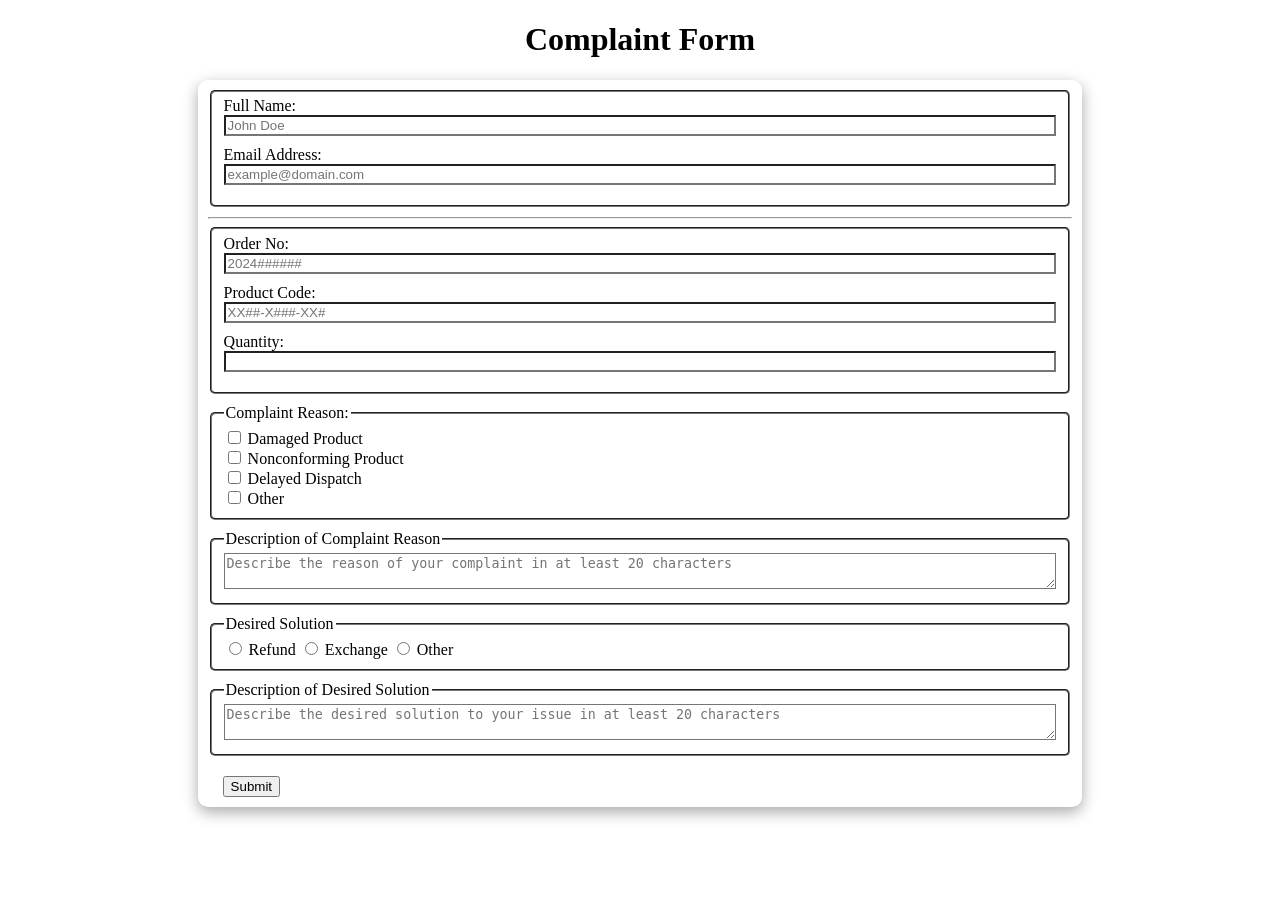
<file: freecodecamp/customer-complaint-form/index.html>
<!DOCTYPE html>
<html lang="en">

<head>
    <title>Customer Complaint Form</title>
    <meta charset="utf-8">
    <meta name="viewport" content="width=device-width, initial-scale=1.0">
    <link rel="stylesheet" href="styles.css">
</head>

<body>
    <h1>Complaint Form</h1>
    <form id="form">
        <fieldset id="personal-info">
            <div>
                <label for="full-name">Full Name:</label>
                <input type="text" id="full-name" name="full-name" placeholder="John Doe">
            </div>

            <div>
                <label for="email">Email Address:</label>
                <input type="email" id="email" name="email" placeholder="example@domain.com">
            </div>
        </fieldset>
        <hr>
        <fieldset id="product-info">
            <div>
                <label for="order-no">Order No:</label>
                <input type="text" id="order-no" name="order-no" placeholder="2024######">
            </div>
            <div>
                <label for="product-code">Product Code:</label>
                <input type="text" id="product-code" name="product-code" placeholder="XX##-X###-XX#">
            </div>
            <div>
                <label for="quantity">Quantity:</label>
                <input type="number" id="quantity" name="quantity" min="1">
            </div>
        </fieldset>

        <fieldset id="complaints-group">
            <legend>Complaint Reason:</legend>
            <div>
                <input type="checkbox" id="damaged-product" name="complaint" value="damaged-product">
                <label for="damaged-product">Damaged Product</label>
            </div>

            <div>
                <input type="checkbox" id="nonconforming-product" name="complaint" value="nonconforming-product">
                <label for="nonconforming-product">Nonconforming Product</label>
            </div>

            <div>
                <input type="checkbox" id="delayed-dispatch" name="complaint" value="delayed-dispatch">
                <label for="delayed-dispatch">Delayed Dispatch</label>
            </div>

            <div>
                <input type="checkbox" id="other-complaint" name="complaint" value="other">
                <label for="other-complaint">Other</label>
            </div>
        </fieldset>

        <fieldset id="complaint-description-container">
            <legend>Description of Complaint Reason</legend>
            <textarea placeholder="Describe the reason of your complaint in at least 20 characters"
                name="complaint-textarea" id="complaint-description"></textarea>
        </fieldset>

        <fieldset id="solutions-group">
            <legend>Desired Solution</legend>
            <input type="radio" name="solutions" id="refund" value="refund">
            <label for="refund">Refund</label>

            <input type="radio" name="solutions" id="exchange" value="exchange">
            <label for="exchange">Exchange</label>

            <input type="radio" name="solutions" id="other-solution" value="other">
            <label for="other-solution">Other</label>
        </fieldset>

        <fieldset id="solution-description-container">
            <legend>Description of Desired Solution</legend>
            <textarea placeholder="Describe the desired solution to your issue in at least 20 characters"
                name="solution-textarea" id="solution-description"></textarea>
        </fieldset>
        <div id="btn-container">
            <button type="submit" id="submit-btn">Submit</button>
            <span id="message-box" aria-live="polite"></span>
        </div>

    </form>

    <script src="script.js"></script>
</body>

</html>
</file>
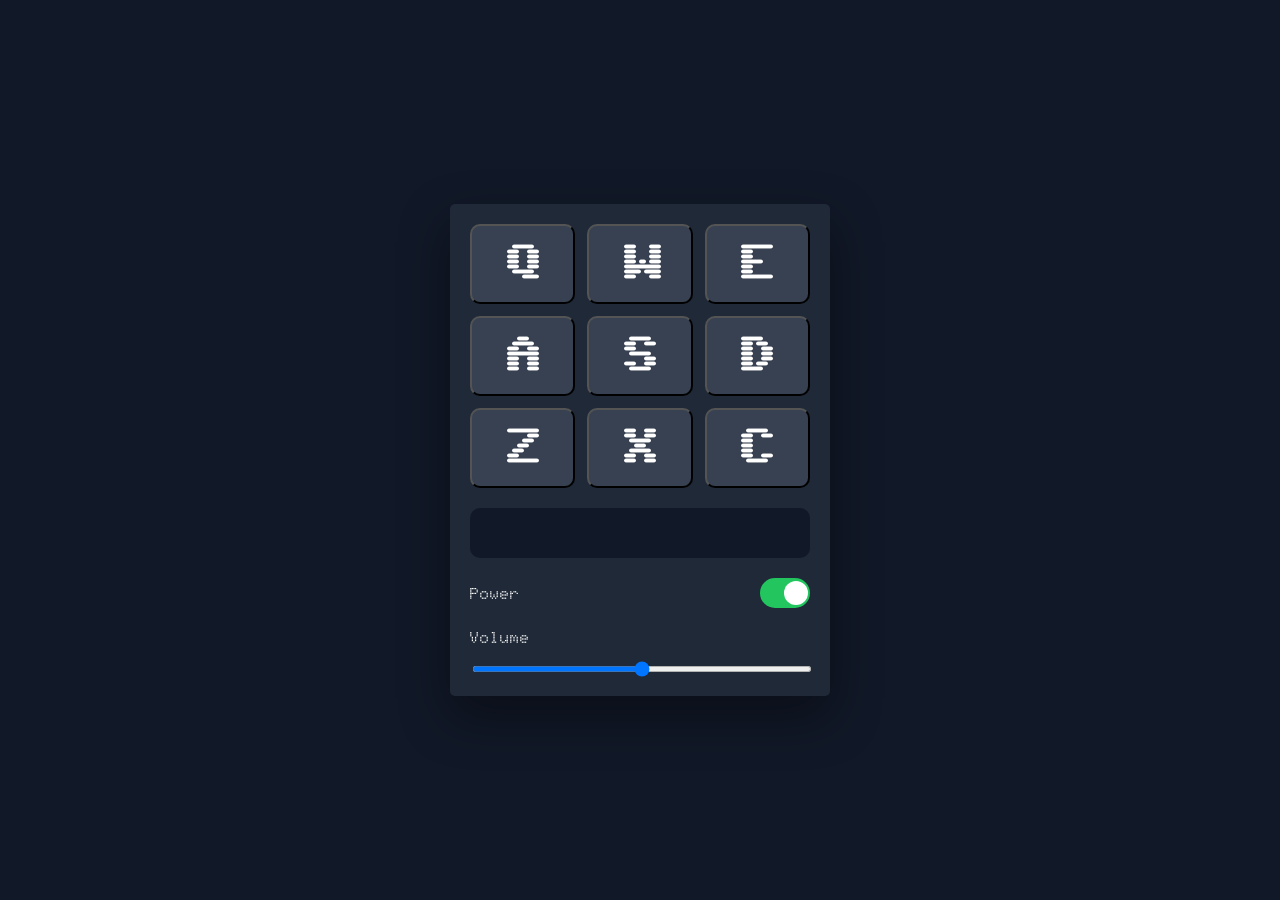
<file: freecodecamp/drum-machine-(certification-project)/index.html>
<!doctype html>
<html lang="en">
  <head>
    <meta charset="utf-8" />
    <title>Drum Machine</title>
    <link rel="stylesheet" href="styles.css">
  </head>
  <body>
    <div id="drum-machine">
      <div id="pad-bank">
        <button class="drum-pad" id="heater-1" type="button">
          Q
          <audio class="clip" id="Q" src="https://cdn.freecodecamp.org/curriculum/drum/Heater-1.mp3"></audio>
        </button>
        <button class="drum-pad" id="heater-2" type="button">
          W
          <audio class="clip" id="W" src="https://cdn.freecodecamp.org/curriculum/drum/Heater-2.mp3"></audio>
        </button>
        <button class="drum-pad" id="heater-3" type="button">
          E
          <audio class="clip" id="E" src="https://cdn.freecodecamp.org/curriculum/drum/Heater-3.mp3"></audio>
        </button>
        <button class="drum-pad" id="heater-4" type="button">
          A
          <audio class="clip" id="A" src="https://cdn.freecodecamp.org/curriculum/drum/Heater-4_1.mp3"></audio>
        </button>
        <button class="drum-pad" id="clap" type="button">
          S
          <audio class="clip" id="S" src="https://cdn.freecodecamp.org/curriculum/drum/Heater-6.mp3"></audio>
        </button>
        <button class="drum-pad" id="open-hh" type="button">
          D
          <audio class="clip" id="D" src="https://cdn.freecodecamp.org/curriculum/drum/Dsc_Oh.mp3"></audio>
        </button>
        <button class="drum-pad" id="kick-n-hat" type="button">
          Z
          <audio class="clip" id="Z" src="https://cdn.freecodecamp.org/curriculum/drum/Kick_n_Hat.mp3"></audio>
        </button>
        <button class="drum-pad" id="kick" type="button">
          X
          <audio class="clip" id="X" src="https://cdn.freecodecamp.org/curriculum/drum/RP4_KICK_1.mp3"></audio>
        </button>
        <button class="drum-pad" id="closed-hh" type="button">
          C
          <audio class="clip" id="C" src="https://cdn.freecodecamp.org/curriculum/drum/Cev_H2.mp3"></audio>
        </button>
      </div>
      <p id="display"></p>
      <div class="power">
        <span>Power</span>
        <label class="switch">
          <input type="checkbox" id="power" checked>
          <span class="slider"><span>
        </label>
      </div>
      <div class="volume-control">
        <span>Volume</span>
        <label for="volume">
          <input id="volume" type="range" min="0" max="100" value="50">
        </label>
      </div>
    </div>
    <script src="script.js"></script>
  </body>
</html>
</file>
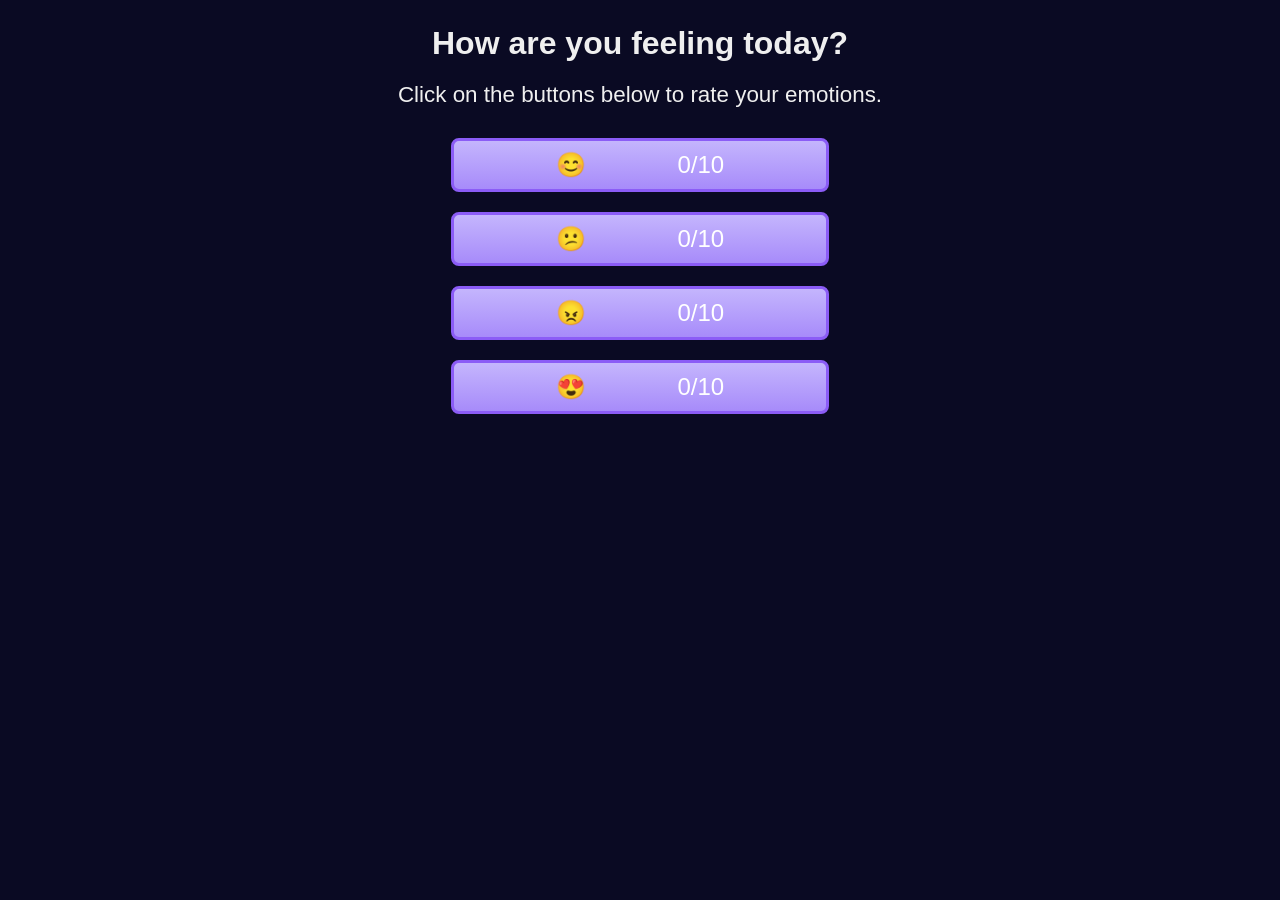
<file: freecodecamp/emoji-reactor/index.html>
<!DOCTYPE html>
<html lang="en">

<head>
  <meta charset="UTF-8" />
  <meta name="viewport" content="width=device-width, initial-scale=1.0" />
  <title>Emoji Reactor</title>
  <link rel="stylesheet" href="./styles.css" />
</head>
<body>
  <main>
    <h1 class="title">How are you feeling today?</h1>
    <p class="description">
      Click on the buttons below to rate your emotions.
    </p>
    <div class="btn-container">
      <button id="happy-btn" class="emoji-btn" aria-label="Happy face emoji">
        <span role="img" aria-hidden="true">😊</span>
        <span class="count">0/10</span>
      </button>
      <button
        id="confused-btn"
        class="emoji-btn"
        aria-label="Confused face emoji"
      >
        <span role="img" aria-hidden="true">😕</span>
        <span class="count">0/10</span>
      </button>
      <button id="sad-btn" class="emoji-btn" aria-label="Angry face emoji">
        <span role="img" aria-hidden="true">😠</span>
        <span class="count">0/10</span>
      </button>
      <button
        id="loving-btn"
        class="emoji-btn"
        aria-label="Loving face emoji"
      >
        <span role="img" aria-hidden="true">😍</span>
        <span class="count">0/10</span>
      </button>
    </div>
  </main>
  <script src="./script.js"></script>
</body>
</html>
</file>
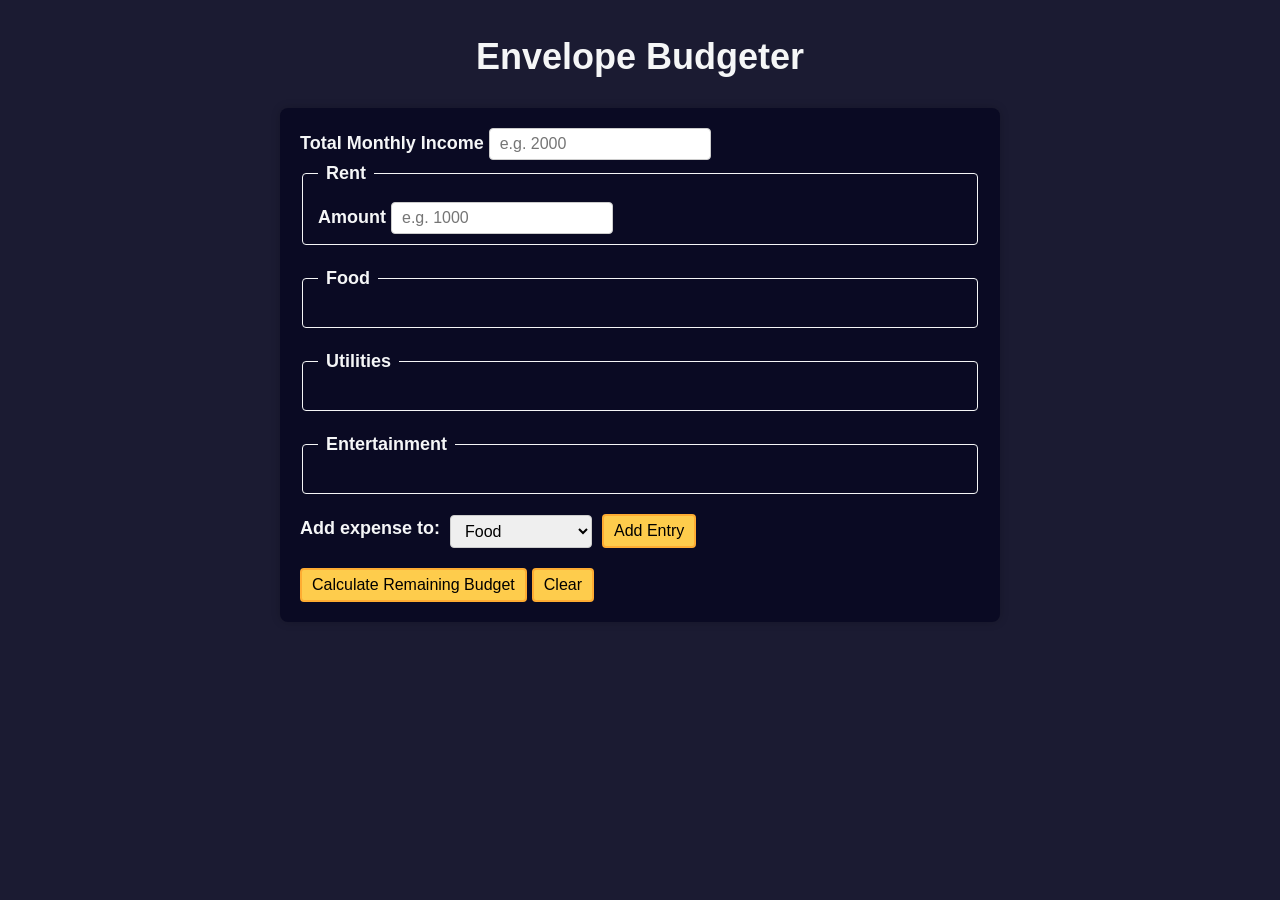
<file: freecodecamp/envelope-budget-app-(workshop)/index.html>
<!DOCTYPE html>
<html lang="en">
  <head>
    <meta charset="utf-8" />
    <meta name="viewport" content="width=device-width, initial-scale=1.0" />
    <link rel="stylesheet" href="styles.css" />
    <title>Envelope Budgeter</title>
  </head>

  <body>
    <main>
      <h1>Envelope Budgeter</h1>
      <div class="container">
        <form id="budget-form">
          <label for="income">Total Monthly Income</label>
          <input 
            type="number" 
            min="0" 
            id="income" 
            placeholder="e.g. 2000" 
            required 
          />

          <fieldset id="rent">
            <legend>Rent</legend>
            <label for="rent-amount">Amount</label>
            <input type="number" min="0" id="rent-amount" placeholder="e.g. 1000" />
          </fieldset>

          <fieldset id="food">
            <legend>Food</legend>
            <div class="input-container"></div>
          </fieldset>

          <fieldset id="utilities">
            <legend>Utilities</legend>
            <div class="input-container"></div>
          </fieldset>

          <fieldset id="entertainment">
            <legend>Entertainment</legend>
            <div class="input-container"></div>
          </fieldset>

          <div class="controls">
            <span>
              <label for="entry-dropdown">Add expense to:</label>
              <select id="entry-dropdown" name="options">
                <option value="food" selected>Food</option>
                <option value="utilities">Utilities</option>
                <option value="entertainment">Entertainment</option>
              </select>
              <button type="button" id="add-entry">Add Entry</button>
            </span>
          </div>

          <div>
            <button type="submit">
              Calculate Remaining Budget
            </button>
            <button type="button" id="clear">Clear</button>
          </div>
        </form>

        <div id="output" class="output hide"></div>
      </div>
    </main>
    <script src="./script.js"></script>
  </body>
</html>
</file>
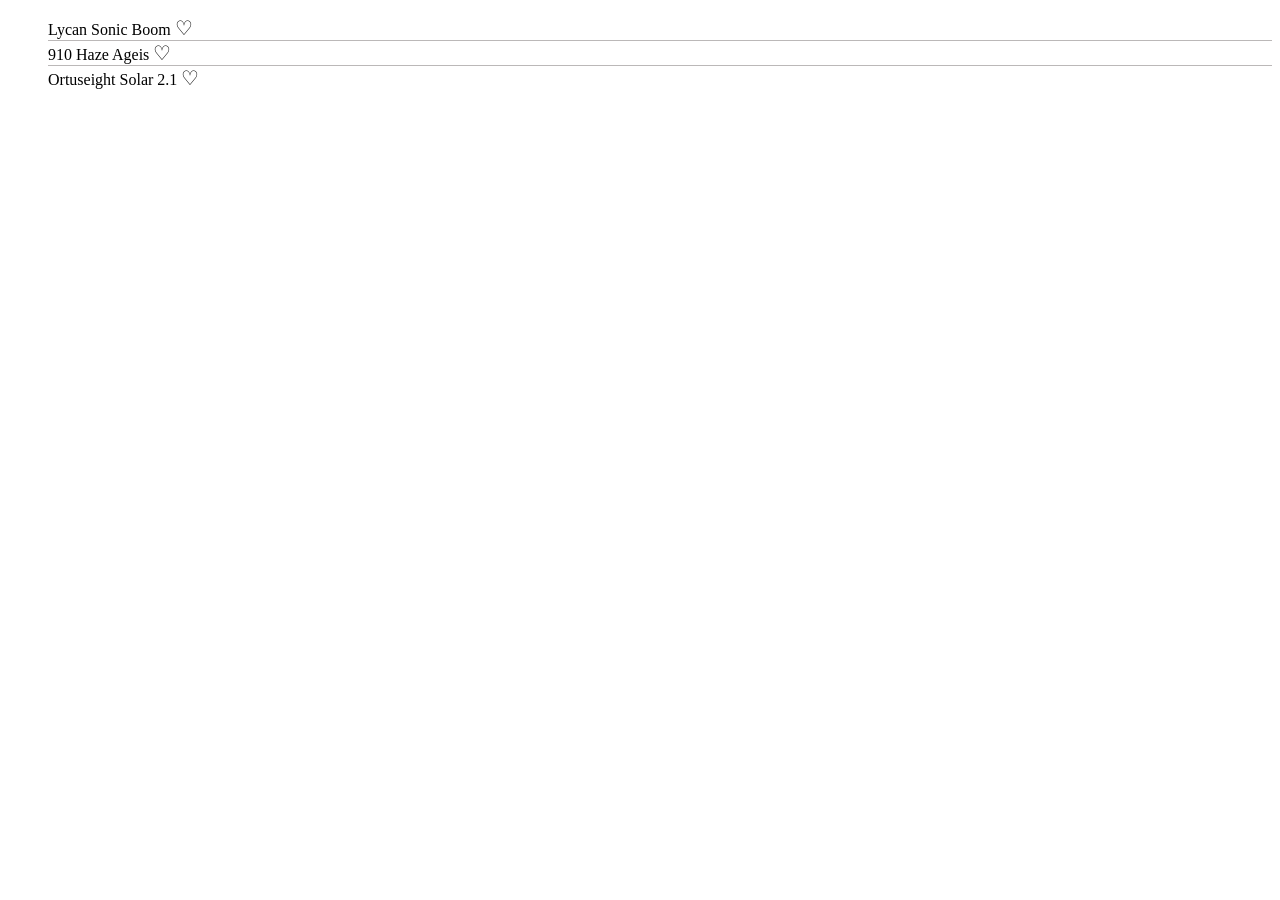
<file: freecodecamp/favorite-icon-toggler/index.html>
<!DOCTYPE html>
<html lang="en">
  <head>
    <meta charset="utf-8" />
    <title>Favorite Icon Toggler</title>
    <link rel="stylesheet" href="styles.css" />
  </head>

  <body>
    <ul class="item-list">
      <li>
        Lycan Sonic Boom
        <button class="favorite-icon">&#9825</button>
      </li>
      <li>
        910 Haze Ageis
        <button class="favorite-icon">&#9825</button>
      </li>
      <li>
        Ortuseight Solar 2.1
        <button class="favorite-icon">&#9825</button>
      </li>
    </ul>
    <script src="script.js"></script>
  </body>
</html>
</file>
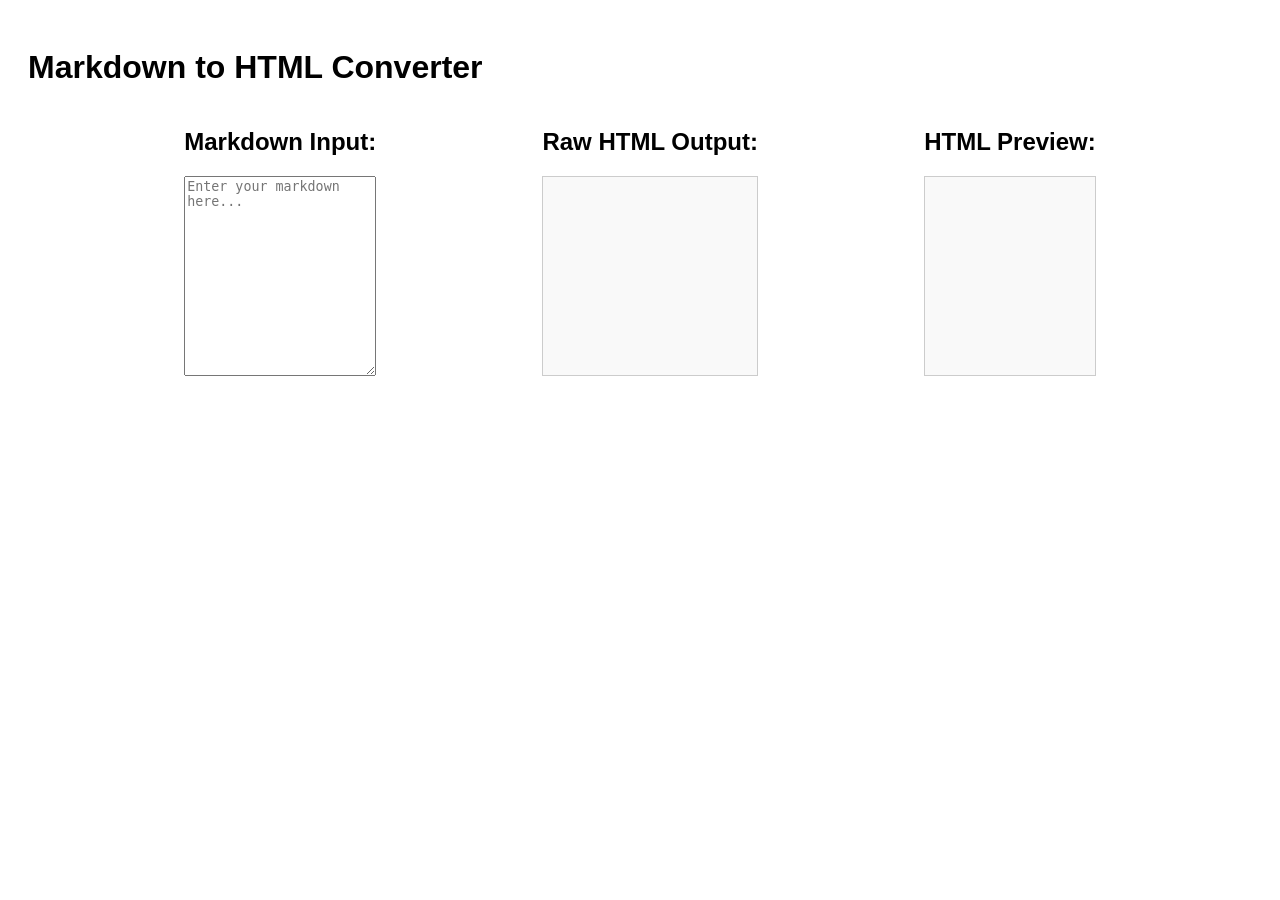
<file: freecodecamp/markdown-to-html-converter-(certification-project)/index.html>
<!DOCTYPE html>
<html lang="en">

<head>
    <meta charset="UTF-8">
    <meta name="viewport" content="width=device-width, initial-scale=1.0">
    <title>Markdown to HTML Converter</title>
    <link rel="stylesheet" href="styles.css">
</head>

<body>
    <h1>Markdown to HTML Converter</h1>
    <div id="container">
        <div class="container">
            <h2>Markdown Input:</h2>
            <textarea id="markdown-input" placeholder="Enter your markdown here..."></textarea>
        </div>
        <div class="container">
            <h2>Raw HTML Output:</h2>
            <div id="html-output"></div>
        </div>
        <div class="container">
            <h2>HTML Preview:</h2>
            <div id="preview"></div>
        </div>
    </div>
    <script src="script.js"></script>
</body>

</html>
</file>
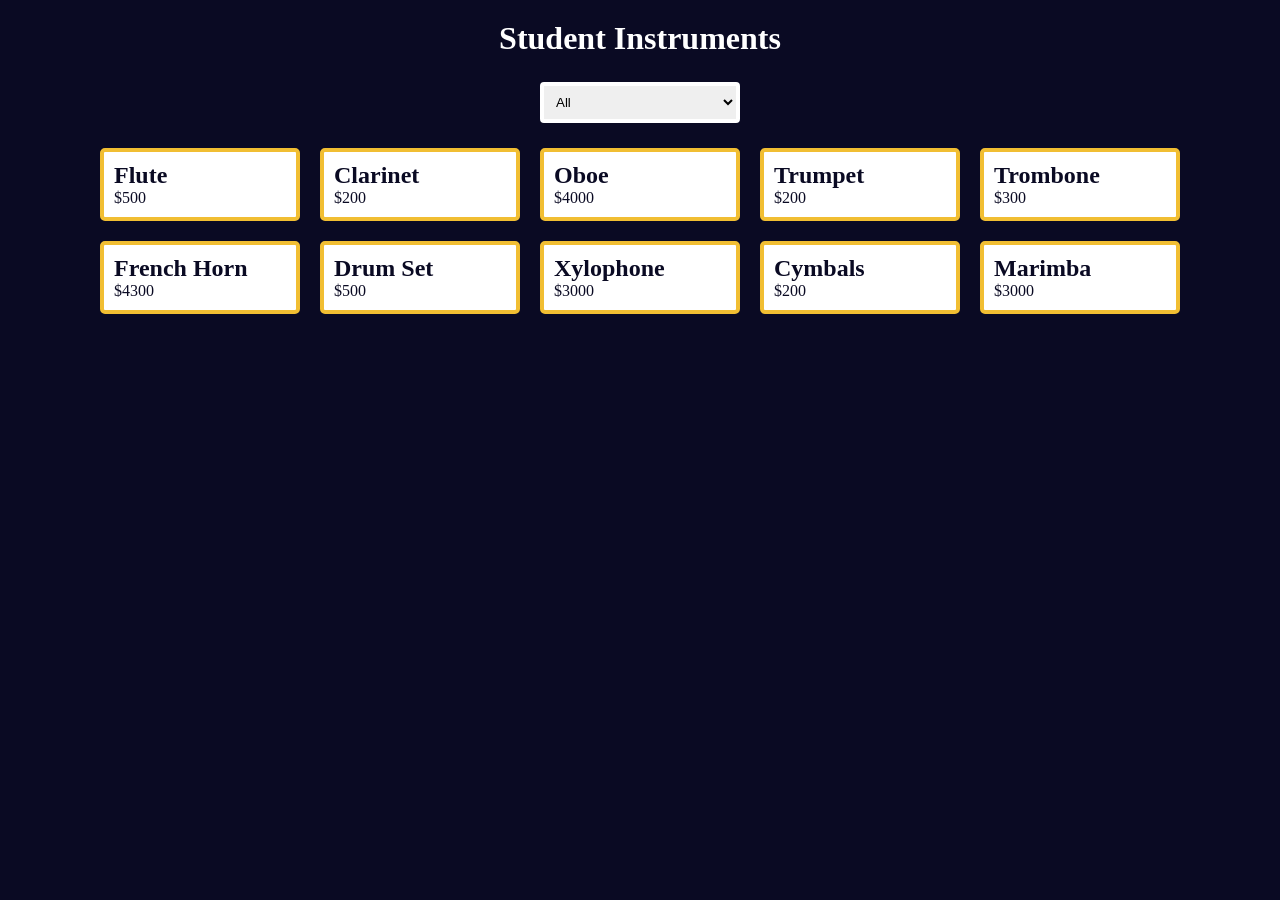
<file: freecodecamp/music-instrument-filter/index.html>
<!DOCTYPE html>
<html lang="en">
  <head>
    <meta charset="UTF-8" />
    <meta name="viewport" content="width=device-width, initial-scale=1.0" />
    <title>Music Instruments product page</title>
    <link rel="stylesheet" href="./styles.css" />
  </head>
  <body>
    <h1>Student Instruments</h1>

    <main>
      <select class="select-container">
        <option id="all" value="all">All</option>
        <option id="woodwinds" value="woodwinds">Woodwinds</option>
        <option id="brass" value="brass">Brass</option>
        <option id="percussion" value="percussion">Percussion</option>
      </select>

      <div class="products-container">
        <div class="card">
          <h2>Flute</h2>
          <p>$500</p>
        </div>
        <div class="card">
          <h2>Clarinet</h2>
          <p>$200</p>
        </div>
        <div class="card">
          <h2>Oboe</h2>
          <p>$4000</p>
        </div>

        <div class="card">
          <h2>Trumpet</h2>
          <p>$200</p>
        </div>
        <div class="card">
          <h2>Trombone</h2>
          <p>$300</p>
        </div>
        <div class="card">
          <h2>French Horn</h2>
          <p>$4300</p>
        </div>

        <div class="card">
          <h2>Drum Set</h2>
          <p>$500</p>
        </div>
        <div class="card">
          <h2>Xylophone</h2>
          <p>$3000</p>
        </div>
        <div class="card">
          <h2>Cymbals</h2>
          <p>$200</p>
        </div>
        <div class="card">
          <h2>Marimba</h2>
          <p>$3000</p>
        </div>
      </div>
    </main>
    <script src="./script.js"></script>
  </body>
</html>
</file>
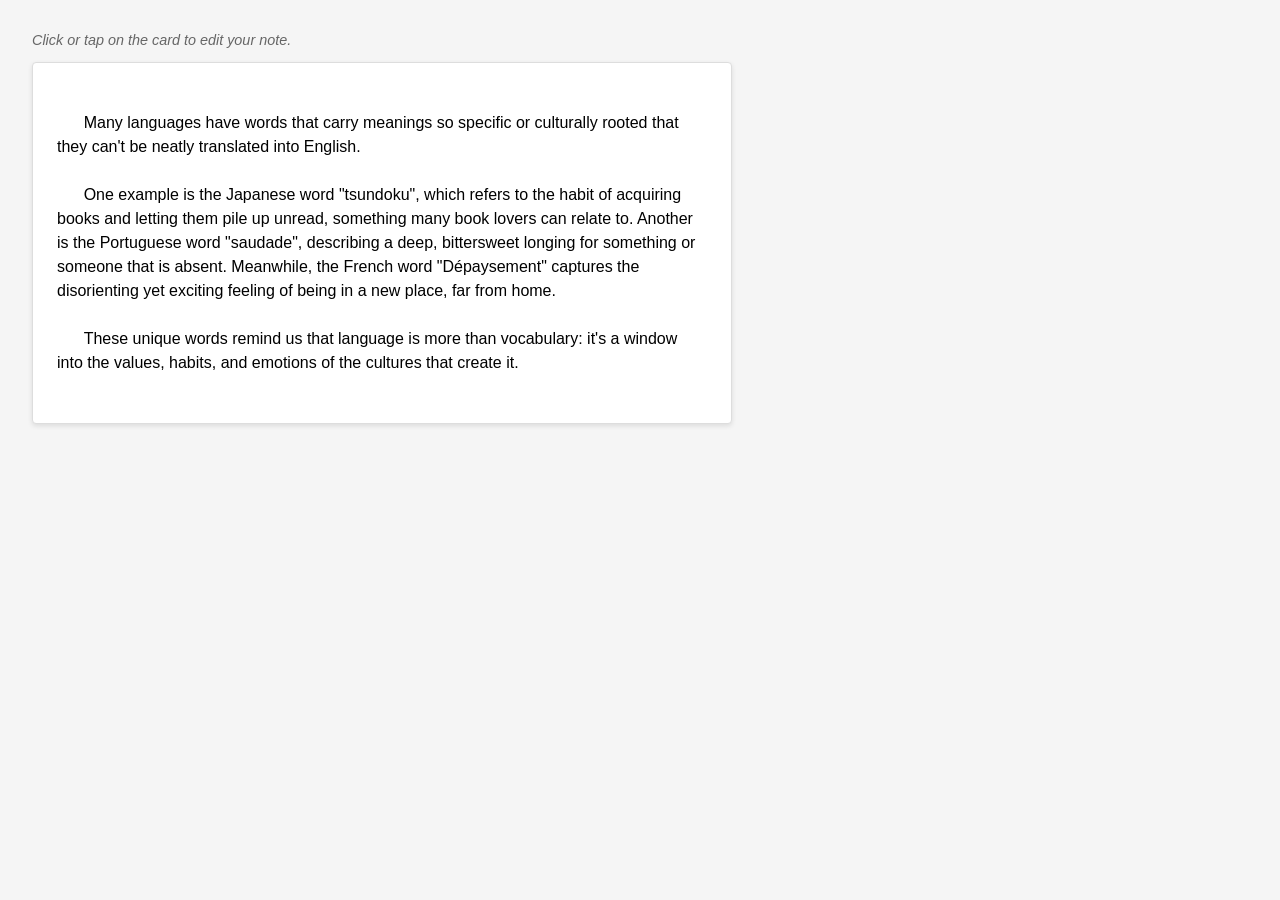
<file: freecodecamp/note-taking-app/index.html>
<!DOCTYPE html>
<html lang="en">
  <head>
    <meta charset="UTF-8" />
    <title>Note taking app</title>
    <meta name="viewport" content="width=device-width, initial-scale=1.0" />
    <link rel="stylesheet" href="./styles.css" />
  </head>
  <body>
    <p class="helper-text">Click or tap on the card to edit your note.</p>

    <div id="note" class="note" contenteditable="true" aria-label="Note editor">
      Many languages have words that carry meanings so specific or culturally rooted that they can't be neatly translated into English. 
        
      One example is the Japanese word "tsundoku", which refers to the habit of acquiring books and letting them pile up unread, something many book lovers can relate to. Another is the Portuguese word "saudade", describing a deep, bittersweet longing for something or someone that is absent. Meanwhile, the French word "Dépaysement" captures the disorienting yet exciting feeling of being in a new place, far from home.
        
      These unique words remind us that language is more than vocabulary: it's a window into the values, habits, and emotions of the cultures that create it.
    </div>

    <div id="status" aria-live="polite"></div>
    
    <script src="script.js"></script>
  </body>
</html>
</file>
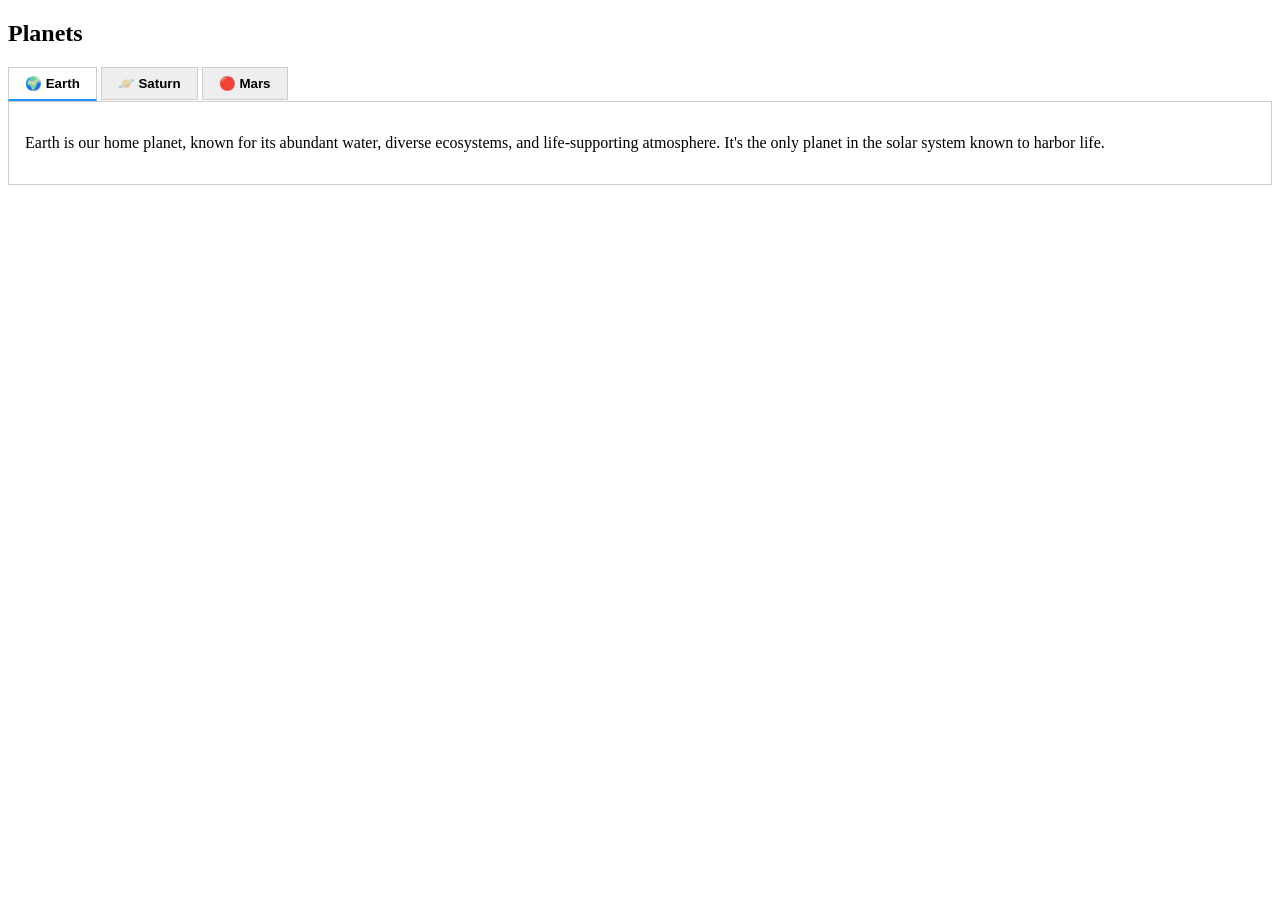
<file: freecodecamp/planet-tablist/index.html>
<!DOCTYPE html>
<html lang="en">
  <head>
    <meta charset="UTF-8" />
    <meta name="viewport" content="width=device-width, initial-scale=1.0" />
    <title>Planets Facts</title>
    <link rel="stylesheet" href="./styles.css" />
  </head>
  <body>
    <div class="tabs">
      <h2 id="tabs-title">Planets</h2>
      <div role="tablist" aria-labelledby="tabs-title">
        <button role="tab" aria-controls="panel-earth" aria-selected="true" id="tab-earth">🌍 Earth</button>
        <button role="tab" aria-controls="panel-saturn" aria-selected="false" id="tab-saturn">🪐 Saturn</button>
        <button role="tab" aria-controls="panel-mars" aria-selected="false" id="tab-mars">🔴 Mars</button>
      </div>

      <div id="panel-earth" role="tabpanel" aria-labelledby="tab-earth">
        <p>
          Earth is our home planet, known for its abundant water, diverse ecosystems, and life-supporting atmosphere. It's the only planet in the solar system known to harbor life.
        </p>
      </div>
      <div id="panel-saturn" role="tabpanel" aria-labelledby="tab-saturn" hidden>
        <p>
          Saturn is famous for its beautiful and extensive ring system made of ice and rock particles. It's a gas giant with dozens of moons orbiting it.
        </p>
      </div>
      <div id="panel-mars" role="tabpanel" aria-labelledby="tab-mars" hidden>
        <p>
          Mars, the red planet, is a rocky world with the tallest volcano and deepest canyon in the solar system. It's a key focus for exploration in the search for past or present life.
        </p>
      </div>
    </div>

    <script src="./script.js"></script>
  </body>
</html>
</file>
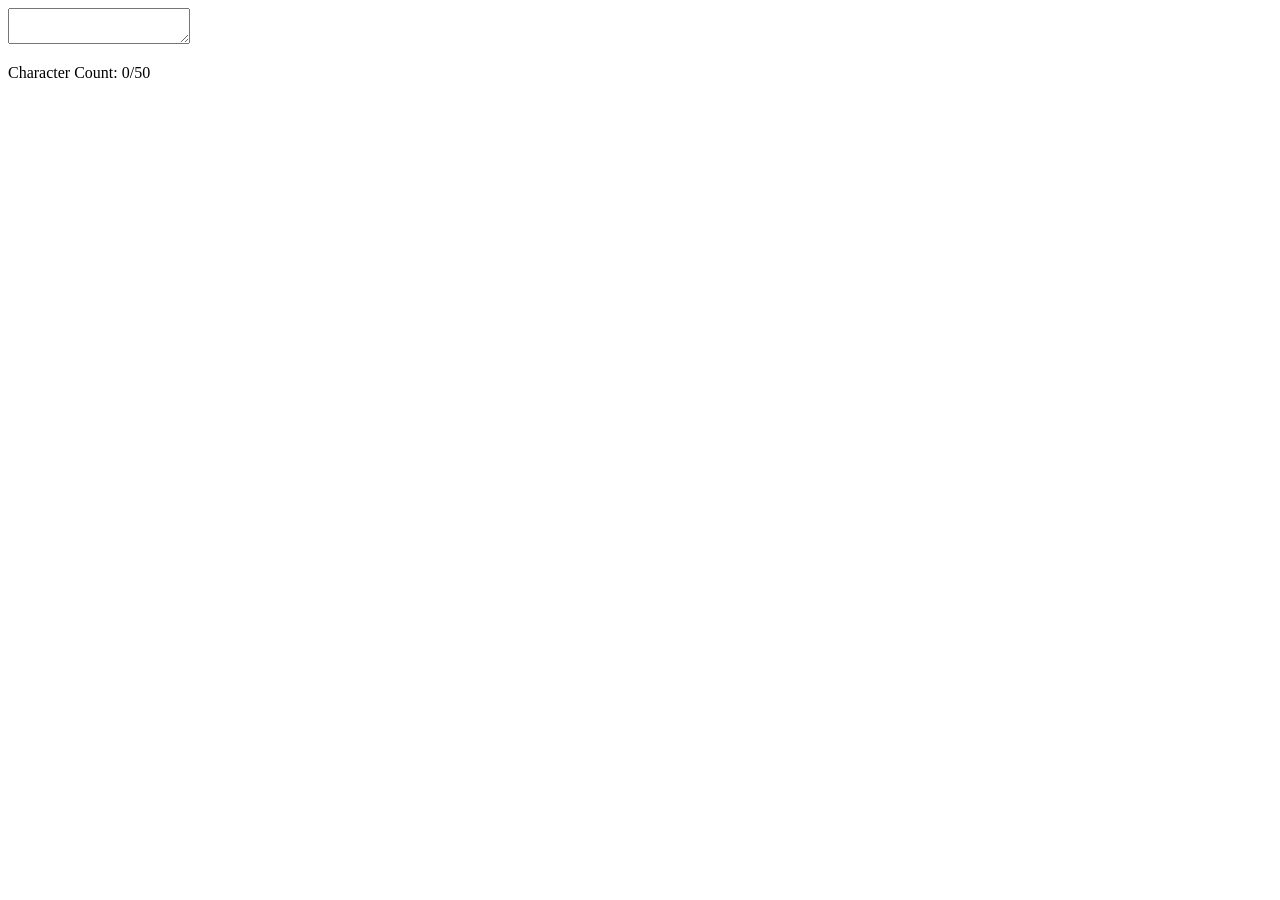
<file: freecodecamp/real-time-counter/index.html>
<!DOCTYPE html>
<html lang="en">

<head>
    <meta charset="utf-8">
    <meta name="viewport" content="width=device-width, initial-scale=1.0">
    <title>Real Time Counter</title>
</head>

<body>
    <textarea id="text-input" maxlength="50"></textarea>
    <p id="char-count">Character Count: 0/50</p>
    <script src="script.js"></script>
</body>


</html>
</file>
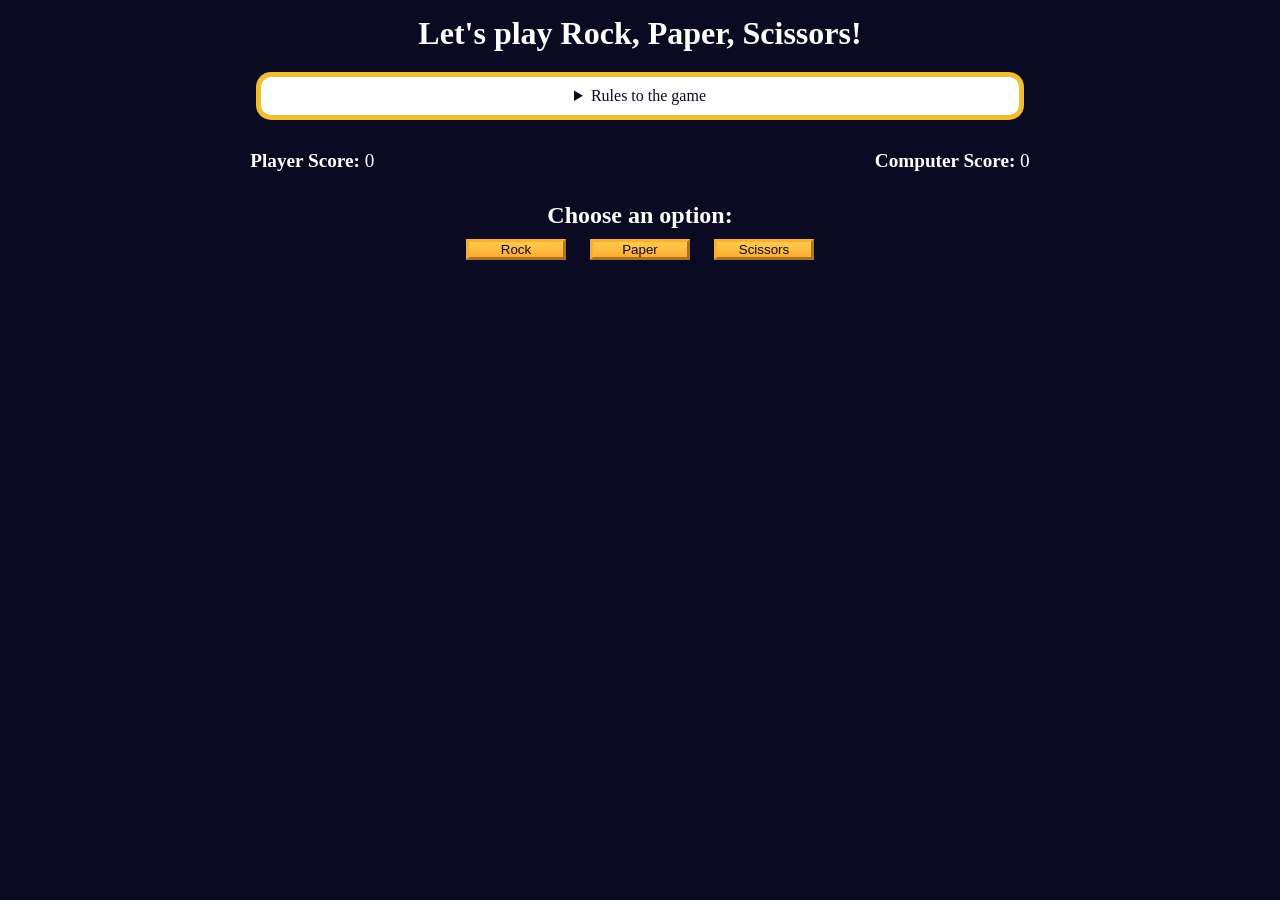
<file: freecodecamp/rock-paper-scissors-game/index.html>
<!DOCTYPE html>
<html lang="en">
  <head>
    <meta charset="UTF-8" />
    <meta name="viewport" content="width=device-width, initial-scale=1.0" />
    <title>Rock, Paper, Scissors game</title>
    <link rel="stylesheet" href="./styles.css" />
  </head>
  <body>
    <h1>Let's play Rock, Paper, Scissors!</h1>
    <main>
      <details class="rules-container">
        <summary>Rules to the game</summary>

        <p>You will be playing against the computer.</p>
        <p>You can choose between Rock, Paper, and Scissors.</p>
        <p>The first one to three points wins.</p>

        <p>Here are the rules to getting a point in the game:</p>
        <ul>
          <li>Rock beats Scissors</li>
          <li>Scissors beats Paper</li>
          <li>Paper beats Rock</li>
        </ul>
        <p>
          If the player and computer choose the same option (e.g., Paper and
          Paper), then no one gets the point.
        </p>
      </details>

      <div class="score-container">
        <strong
          >Player Score: <span class="score" id="player-score">0</span></strong
        >
        <strong
          >Computer Score:
          <span class="score" id="computer-score">0</span></strong
        >
      </div>

      <section class="options-container">
        <h2>Choose an option:</h2>
        <div class="btn-container">
          <button id="rock-btn" class="btn">Rock</button>
          <button id="paper-btn" class="btn">Paper</button>
          <button id="scissors-btn" class="btn">Scissors</button>
        </div>
      </section>

      <div class="results-container">
        <p id="results-msg"></p>
        <p id="winner-msg"></p>
        <button class="btn" id="reset-game-btn">Play again?</button>
      </div>
    </main>
    <script src="./script.js"></script>
  </body>
</html>
</file>
<file: freecodecamp/customer-complaint-form/styles.css>
* {
    box-sizing: border-box;
}

h1 {
    text-align: center;
}

#form {
    max-width: 70%;
    margin: auto;
    border-radius: 10px;
    box-shadow: rgba(0, 0, 0, 0.35) 0px 5px 15px;
    padding: 10px;
}

input {
    border-color: rgb(118, 118, 118);
}

#personal-info input, #product-info input {
    width: 100%;
    margin-bottom: 10px;
}


fieldset {
    margin-bottom: 10px;
    border-radius: 5px;
    border-color: rgb(118, 118, 118);
}

textarea {
    width: 100%;
    border-color: rgb(118, 118, 118);
}

#btn-container {
    display: flex;
    justify-content: space-between;
    align-items: center;
}

#submit-btn, #clear-btn {
    margin: 10px 15px 0;
}
</file>
<file: freecodecamp/drum-machine-(certification-project)/styles.css>
@import url('https://fonts.googleapis.com/css2?family=Adamina&family=Doto:wght@100..900&family=Geist+Pixel&family=Inter+Tight:ital,wght@0,100..900;1,100..900&family=Playfair:ital,opsz,wght@0,5..1200,300..900;1,5..1200,300..900&family=Sixtyfour&display=swap');

* {
  box-sizing: border-box;
}

body {
  margin: 0;
  min-height: 100vh;

  display: flex;
  justify-content: center;
  align-items: center;

  background: #111827;
  font-family: "Doto";
}

#drum-machine {
  width: 380px;
  padding: 20px;

  background: #1f2937;
  border-radius: 5px;

  box-shadow: 0 20px 50px rgba(0, 0, 0, 0.4);
}

#pad-bank {
  display: grid;
  grid-template-columns: repeat(3, 1fr);
  gap: 12px;
}

.drum-pad {
  height: 80px;
  border-radius: 10px;

  background: #374151;
  color: white;
  
  font-family: "Sixtyfour";
  font-size: 40px;
  font-weight: bold;

  cursor: pointer;
  transition: 0.15s;
}

.drum-pad:hover {
  background: #4b5563;
}

.drum-pad:active {
  background: #f59e0b;
  transform: scale(0.95);
}

.drum-pad.active {
  background: #f59e0b;
  transform: scale(0.95);
}

#display {
  min-height: 50px;

  margin-top: 20px;

  display: flex;
  justify-content: center;
  align-items: center;

  background: #111827;

  border-radius: 10px;

  font-weight: bold;
  font-size: 20px;
  color: white;
}

.power {
  margin-top: 20px;

  display: flex;
  justify-content: space-between;
  align-items: center;

  color: white;
  font-weight: bold;
}

.switch {
  position: relative;
  
  display: inline-block;

  width: 50px;
  height: 30px;
}

.switch input {
  opacity: 0;

  width: 0;
  height: 0;
}

.slider {
  position: absolute;

  inset: 0;

  background: #4b5563;

  border-radius: 30px;

  cursor: pointer;
}

.slider::before {
  content: "";

  position: absolute;

  width: 24px;
  height: 24px;

  left: 3px;
  top: 3px;

  background: white;

  border-radius: 50%;

  transition: 0.2s;
}

.switch input:checked + .slider {
  background: #22c55e;
}

.switch input:checked + .slider::before {
  transform: translateX(21px);
}

.volume-control {
  margin-top: 20px;

  display: flex;
  flex-direction: column;

  gap: 10px;

  color: white;
  font-weight: bold;
}

#volume {
  width: 100%;
  height: 6px;
  cursor: pointer;
}
</file>
<file: freecodecamp/emoji-reactor/styles.css>
*,
*::before,
*::after {
  box-sizing: border-box;
  margin: 0;
  padding: 0;
}

:root {
  --light-grey: #efefef;
  --white: #ffffff;
  --very-dark-blue: #0a0a23;
  --light-purple: #a78bfa;
  --very-light-purple: #c4b5fd;
  --purple: #8b5cf6;
}

body {
  background-color: var(--very-dark-blue);
  color: var(--light-grey);
  font-family: sans-serif;
}

main {
  text-align: center;
  padding: 10px;
}

.btn-container,
button {
  display: flex;
  justify-content: space-evenly;
  align-items: center;
}

.btn-container {
  flex-direction: column;
}

.emoji-btn {
  width: 70%;
  cursor: pointer;
  color: var(--white);
  background-color: var(--light-purple);
  background-image: linear-gradient(
    to bottom,
    var(--very-light-purple),
    var(--light-purple)
  );
  border: 3px solid var(--purple);
  border-radius: 8px;
  padding: 10px;
  font-size: 1.5rem;
  margin: 10px 0;
  transition: background-color 0.3s ease, transform 0.2s ease;
}

@media (min-width: 768px) {
  .emoji-btn {
    width: 30%;
  }
}

.emoji-btn:hover {
  background-color: var(--purple);
  background-image: none;
}

.title {
  margin-top: 15px;
  font-size: 2rem;
}

.description {
  font-size: 1.4rem;
  margin: 20px 0;
}
</file>
<file: freecodecamp/envelope-budget-app-(workshop)/styles.css>
:root {
  --light-grey: #f5f6f7;
  --dark-blue: #0a0a23;
  --fcc-blue: #1b1b32;
  --light-yellow: #fecc4c;
  --dark-yellow: #feac32;
  --light-pink: #ffadad;
  --dark-red: #850000;
  --light-green: #acd157;
}

body {
  font-family: "Lato", Helvetica, Arial, sans-serif;
  font-size: 18px;
  background-color: var(--fcc-blue);
  color: var(--light-grey);
  margin: 0;
  padding: 0;
  line-height: 1.5;
}

h1 {
  text-align: center;
  margin-top: 30px;
  font-size: 2em;
}

.container {
  width: 90%;
  max-width: 680px;
  margin: 20px auto;
  padding: 20px;
  background-color: var(--dark-blue);
  border-radius: 8px;
  box-shadow: 0 0 10px rgba(0, 0, 0, 0.2);
}

label,
legend {
  font-weight: bold;
  margin-bottom: 5px;
}

fieldset {
  border: 1px solid var(--light-grey);
  border-radius: 4px;
  padding: 10px 15px;
  margin-bottom: 20px;
}

legend {
  padding: 0 8px;
}

.input-container {
  display: flex;
  flex-direction: column;
  gap: 8px;
  margin-top: 10px;
}

input,
select,
button {
  font-size: 16px;
  padding: 6px 10px;
  border-radius: 4px;
  border: 1px solid #ccc;
  min-height: 32px;
  box-sizing: border-box;
}

input:focus,
select:focus,
button:focus {
  outline: 2px solid var(--light-yellow);
  border-color: var(--dark-yellow);
}

button {
  cursor: pointer;
  text-decoration: none;
  background-color: var(--light-yellow);
  border: 2px solid var(--dark-yellow);
  transition: background-color 0.2s ease, border 0.2s ease;
}

button:hover {
  background-color: var(--dark-yellow);
  color: white;
}

.controls {
  margin-bottom: 20px;
}

.controls span {
  display: flex;
  align-items: center;
  gap: 10px;
  flex-wrap: wrap;
}

.output {
  border: 2px solid var(--light-grey);
  padding: 15px;
  text-align: center;
  background-color: var(--dark-blue);
  border-radius: 6px;
  margin-top: 20px;
}

.output span {
  font-weight: bold;
  font-size: 1.4em;
}

.surplus {
  color: var(--light-green);
}

.deficit {
  color: var(--light-pink);
}

.hide {
  display: none;
}

@media (max-width: 600px) {
  body {
    font-size: 16px;
  }

  .controls span {
    flex-direction: column;
    align-items: stretch;
  }

  button,
  input,
  select {
    width: 100%;
  }
}
</file>
<file: freecodecamp/favorite-icon-toggler/styles.css>
.favorite-icon {
  /* Menghilangkan warna latar belakang */
  background: none;
  /* Menghilangkan garis tepi */
  border: none;
  /* Menghilangkan ruang kosong di dalam tombol */
  padding: 0;
  /* Mengatur ukuran emoji */
  font-size: 20px;
  /* Mengubah kursor menjadi pointer saat diarahkan ke tombol */
  cursor: pointer;
  /* Menghilangkan garis biru saat tombol diklik */
  outline: none;
}

.filled {
  color: red;
  font-size: 22px;
}

ul {
  list-style: none;
}

ul li:not(:last-child) {
  border-bottom: 1px solid #bbb8b8; 
}
</file>
<file: freecodecamp/markdown-to-html-converter-(certification-project)/styles.css>
* {
     box-sizing: border-box;
}
 body {
     font-family: Arial, sans-serif;
     padding: 20px;
}
 #markdown-input {
     width: 100%;
     height: 100px;
}
 #html-output, #preview {
     height: 100px;
     overflow-x: auto;
     overfloy-y: auto;
     display: inline-block;
     width: 100%;
     border: 1px solid #ccc;
     padding: 10px;
     margin: auto;
     white-space: pre-wrap;
     word-wrap: break-word;
     background-color: #f9f9f9;
}
 @media (min-width: 600px) {
     #markdown-input, #html-output, #preview {
         height: 200px;
         margin: 0;
    }
     #container {
         display: flex;
         justify-content: space-evenly;
         gap: 10px;
    }
}
</file>
<file: freecodecamp/music-instrument-filter/styles.css>
*,
*::before,
*::after {
  margin: 0;
  padding: 0;
  box-sizing: border-box;
}

:root {
  --dark-grey: #0a0a23;
  --white: #ffffff;
  --yellow: #f1be32;
}

body {
  background-color: var(--dark-grey);
  color: var(--white);
}

h1 {
  text-align: center;
  margin-top: 20px;
}

.select-container {
  display: block;
  margin: 25px auto;
  padding: 8px;
  border: 4px solid var(--white);
  border-radius: 4px;
  width: 200px;
}

.products-container {
  display: flex;
  flex-direction: column;
  flex-wrap: wrap;
  align-items: center;
  justify-content: center;
  gap: 20px;
}

@media (min-width: 760px) {
  .products-container {
    flex-direction: row;
  }
}

.card {
  background-color: var(--white);
  color: var(--dark-grey);
  border: 4px solid var(--yellow);
  border-radius: 5px;
  padding: 10px;
  width: 200px;
}
</file>
<file: freecodecamp/note-taking-app/styles.css>
body {
  font-family: Arial, sans-serif;
  margin: 2em;
  max-width: 700px;
  background-color: #f5f5f5;
}

.note {
  background-color: #ffffff;
  border: 1px solid #ddd;
  border-radius: 4px;
  box-shadow: 0 2px 5px rgba(0, 0, 0, 0.1);
  padding: 1.5em;
  margin-bottom: 1em;
  line-height: 1.5;
  min-height: 250px;
  font-size: 16px;
  /* This is needed to preserve line breaks in the div */
  white-space: pre-wrap;
}

.note[contenteditable="true"] {
  caret-color: black;
}

.note:hover {
  background-color: #fff;
  box-shadow: 0 0 5px rgba(0,0,0,0.2);
}

.helper-text {
  font-size: 0.9rem;
  color: #666;
  margin-top: 0.5em;
  user-select: none;
  font-style: italic;
}

#status {
  color: #00471b;
  padding: 0 1em;
}
</file>
<file: freecodecamp/planet-tablist/styles.css>
abs [role="tablist"] {
  display: flex;
  gap: 0.5rem;
  margin-bottom: 1rem;
}

[role="tab"] {
  padding: 0.5rem 1rem;
  background: #eee;
  border: 1px solid #ccc;
  cursor: pointer;
  font-weight: bold;
}

[role="tab"][aria-selected="true"] {
  background: #fff;
  border-bottom: 2px solid dodgerblue;
}

[role="tabpanel"] {
  border: 1px solid #ccc;
  padding: 1rem;
}
</file>
<file: freecodecamp/rock-paper-scissors-game/styles.css>
*,
*::before,
*::after {
  margin: 0;
  padding: 0;
  box-sizing: border-box;
}

:root {
  --very-dark-blue: #0a0a23;
  --white: #ffffff;
  --yellow: #f1be32;
  --golden-yellow: #feac32;
}

body {
  background-color: var(--very-dark-blue);
  text-align: center;
  color: var(--white);
}

h1 {
  margin: 15px 0 20px;
}

.btn {
  cursor: pointer;
  width: 100px;
  margin: 10px;
  color: var(--very-dark-blue);
  background-color: var(--golden-yellow);
  background-image: linear-gradient(#fecc4c, #ffac33);
  border-color: var(--golden-yellow);
  border-width: 3px;
}

.btn:hover {
  background-image: linear-gradient(#ffcc4c, #f89808);
}

.rules-container {
  padding: 10px 0;
  margin: auto;
  border-radius: 15px;
  border: 5px solid var(--yellow);
  background-color: var(--white);
  color: var(--very-dark-blue);
}

.rules-container ul {
  list-style-type: none;
}

.rules-container p {
  margin: 10px 0;
}

@media (min-width: 760px) {
  .rules-container {
    width: 60%;
  }
}

.score-container {
  display: flex;
  justify-content: space-around;
  margin: 30px 0;
  font-size: 1.2rem;
}

.score {
  font-weight: 500;
}

.results-container {
  font-size: 1.3rem;
  margin: 15px 0;
}

#winner-msg {
  margin-top: 25px;
}

#reset-game-btn {
  display: none;
  margin: 20px auto;
}
</file>
